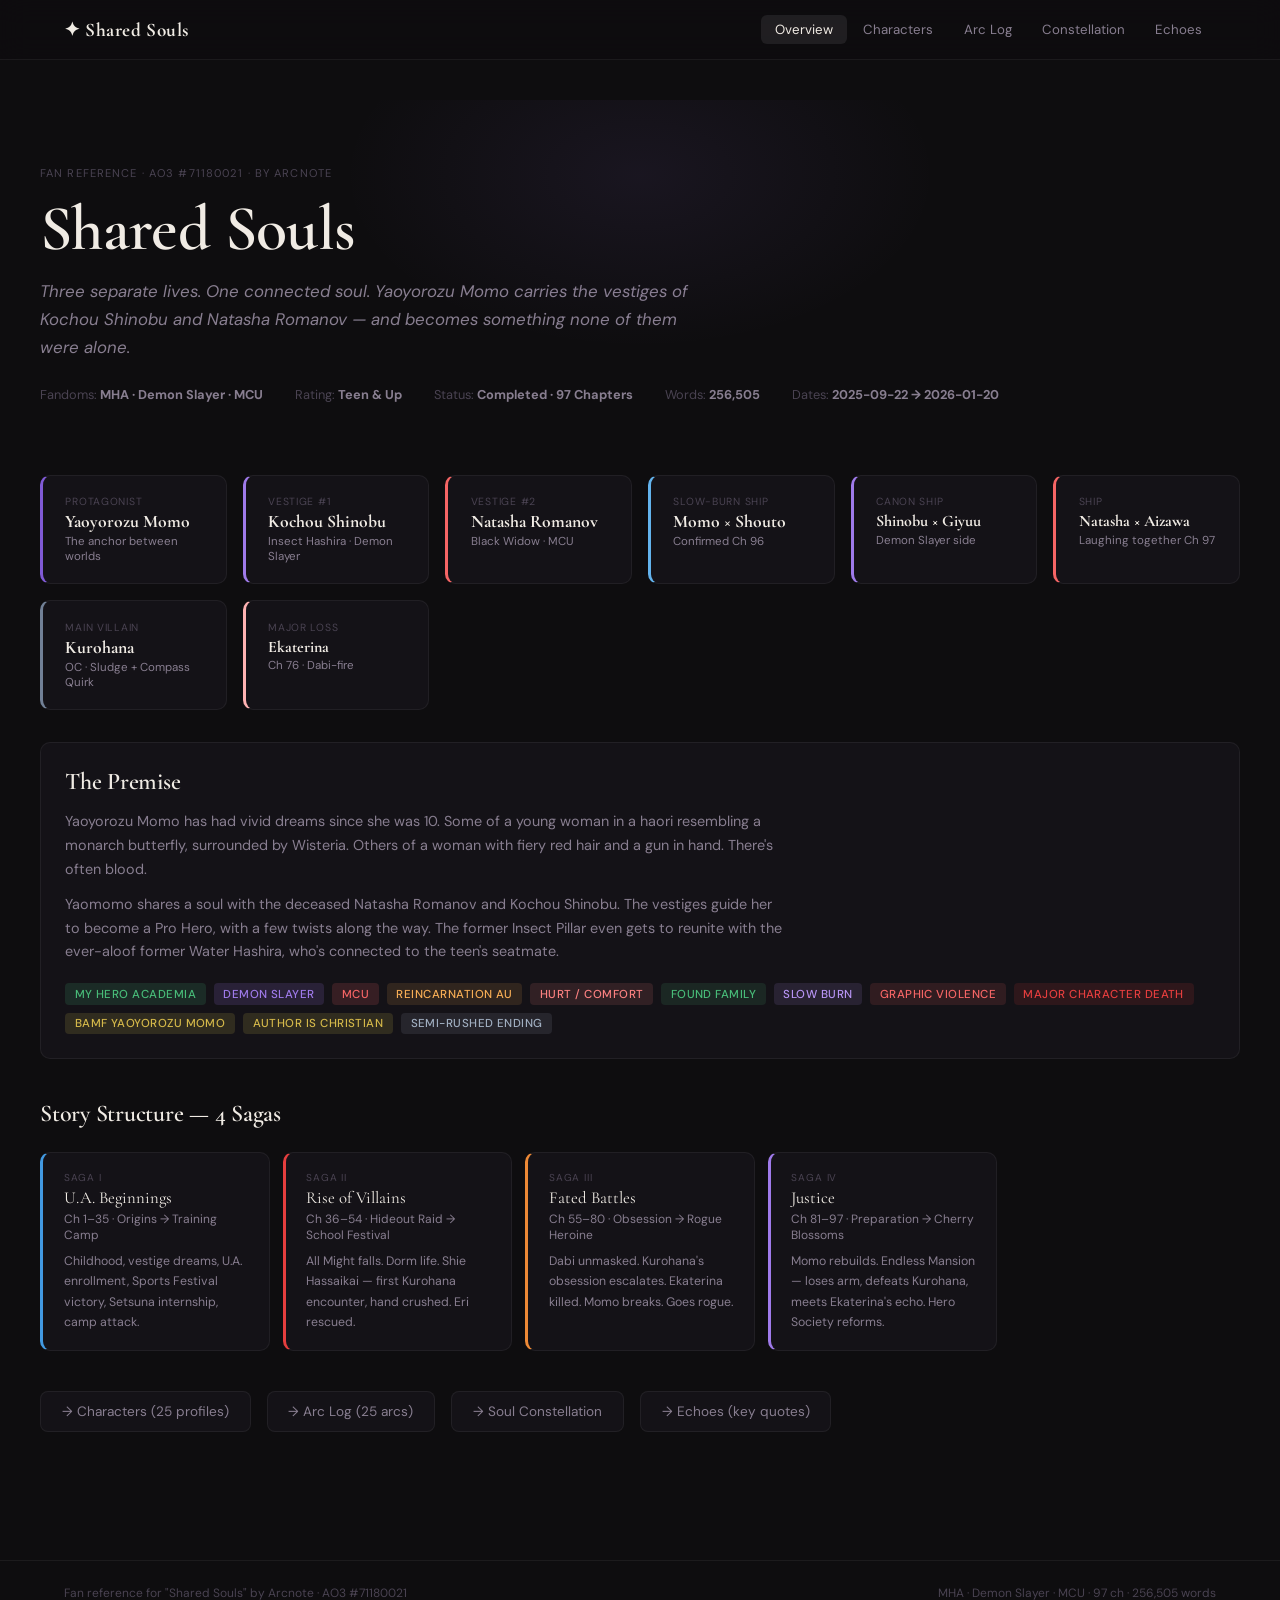
<file: index.html>
<!DOCTYPE html>
<html lang="en">
<head>
  <meta charset="UTF-8">
  <meta name="viewport" content="width=device-width, initial-scale=1.0">
  <title>Shared Souls — Overview</title>
  <link rel="stylesheet" href="css/style.css">
</head>
<body data-page="overview">

<header id="site-header">
  <div class="container inner">
    <a href="index.html" class="brand">✦ Shared Souls</a>
    <nav>
      <a href="index.html" class="active">Overview</a>
      <a href="pages/characters.html">Characters</a>
      <a href="pages/arcs.html">Arc Log</a>
      <a href="pages/constellation.html">Constellation</a>
      <a href="pages/echoes.html">Echoes</a>
    </nav>
  </div>
</header>

<main class="container page-wrap">

  <section style="position:relative;padding:4rem 0 2.5rem;overflow:hidden">
    <div class="hero-glow"></div>
    <p style="font-size:0.7rem;letter-spacing:0.1em;text-transform:uppercase;color:var(--text-faint);margin-bottom:0.8rem">
      Fan Reference · AO3 #71180021 · by Arcnote
    </p>
    <h1 class="hero-title">Shared Souls</h1>
    <p style="font-style:italic;color:var(--text-muted);font-size:1.05rem;margin:1rem 0 0;max-width:55ch">
      Three separate lives. One connected soul. Yaoyorozu Momo carries the vestiges of
      Kochou Shinobu and Natasha Romanov — and becomes something none of them were alone.
    </p>
    <div class="hero-meta">
      <span>Fandoms: <strong>MHA · Demon Slayer · MCU</strong></span>
      <span>Rating: <strong>Teen &amp; Up</strong></span>
      <span>Status: <strong>Completed · 97 Chapters</strong></span>
      <span>Words: <strong>256,505</strong></span>
      <span>Dates: <strong>2025-09-22 → 2026-01-20</strong></span>
    </div>
  </section>

  <!-- Stat pills -->
  <div class="stat-grid">
    <div class="stat-pill" style="border-left-color:#805AD5">
      <div class="label">Protagonist</div>
      <div class="value" style="font-size:1.1rem">Yaoyorozu Momo</div>
      <div class="sub">The anchor between worlds</div>
    </div>
    <div class="stat-pill" style="border-left-color:#9F7AEA">
      <div class="label">Vestige #1</div>
      <div class="value" style="font-size:1.1rem">Kochou Shinobu</div>
      <div class="sub">Insect Hashira · Demon Slayer</div>
    </div>
    <div class="stat-pill" style="border-left-color:#F56565">
      <div class="label">Vestige #2</div>
      <div class="value" style="font-size:1.1rem">Natasha Romanov</div>
      <div class="sub">Black Widow · MCU</div>
    </div>
    <div class="stat-pill" style="border-left-color:#63B3ED">
      <div class="label">Slow-Burn Ship</div>
      <div class="value" style="font-size:1.1rem">Momo × Shouto</div>
      <div class="sub">Confirmed Ch 96</div>
    </div>
    <div class="stat-pill" style="border-left-color:#9F7AEA">
      <div class="label">Canon Ship</div>
      <div class="value" style="font-size:1rem">Shinobu × Giyuu</div>
      <div class="sub">Demon Slayer side</div>
    </div>
    <div class="stat-pill" style="border-left-color:#F56565">
      <div class="label">Ship</div>
      <div class="value" style="font-size:1rem">Natasha × Aizawa</div>
      <div class="sub">Laughing together Ch 97</div>
    </div>
    <div class="stat-pill" style="border-left-color:#718096">
      <div class="label">Main Villain</div>
      <div class="value" style="font-size:1.1rem">Kurohana</div>
      <div class="sub">OC · Sludge + Compass Quirk</div>
    </div>
    <div class="stat-pill" style="border-left-color:#FEB2B2">
      <div class="label">Major Loss</div>
      <div class="value" style="font-size:1rem">Ekaterina</div>
      <div class="sub">Ch 76 · Dabi-fire</div>
    </div>
  </div>

  <!-- Summary -->
  <div class="card fade-up" style="margin-top:0.5rem">
    <h3 style="margin-bottom:0.9rem">The Premise</h3>
    <p style="max-width:72ch;font-size:0.9rem">
      Yaoyorozu Momo has had vivid dreams since she was 10. Some of a young woman in a haori
      resembling a monarch butterfly, surrounded by Wisteria. Others of a woman with fiery red
      hair and a gun in hand. There's often blood.
    </p>
    <p style="max-width:72ch;font-size:0.9rem;margin-top:0.7rem">
      Yaomomo shares a soul with the deceased Natasha Romanov and Kochou Shinobu. The vestiges
      guide her to become a Pro Hero, with a few twists along the way. The former Insect Pillar
      even gets to reunite with the ever-aloof former Water Hashira, who's connected to the teen's seatmate.
    </p>
    <div style="display:flex;gap:0.5rem;flex-wrap:wrap;margin-top:1.2rem">
      <span class="tag tag-mha">My Hero Academia</span>
      <span class="tag tag-ds">Demon Slayer</span>
      <span class="tag tag-mcu">MCU</span>
      <span class="tag" style="background:rgba(246,173,85,0.12);color:#F6AD55">Reincarnation AU</span>
      <span class="tag" style="background:rgba(252,129,129,0.12);color:#FC8181">Hurt / Comfort</span>
      <span class="tag" style="background:rgba(72,187,120,0.12);color:#48BB78">Found Family</span>
      <span class="tag" style="background:rgba(183,148,244,0.12);color:#B794F4">Slow Burn</span>
      <span class="tag" style="background:rgba(245,101,101,0.12);color:#F56565">Graphic Violence</span>
      <span class="tag" style="background:rgba(229,62,62,0.12);color:#E53E3E">Major Character Death</span>
      <span class="tag" style="background:rgba(246,224,94,0.12);color:#D4B84A">BAMF Yaoyorozu Momo</span>
      <span class="tag" style="background:rgba(246,224,94,0.12);color:#D4B84A">Author is Christian</span>
      <span class="tag" style="background:rgba(160,174,192,0.12);color:#A0AEC0">Semi-rushed ending</span>
    </div>
  </div>

  <!-- Saga cards -->
  <div style="margin-top:2.5rem">
    <h3 style="margin-bottom:1rem">Story Structure — 4 Sagas</h3>
    <div class="saga-grid">
      <div class="saga-card" style="border-left-color:#4299E1">
        <div class="saga-num">Saga I</div>
        <div class="saga-name">U.A. Beginnings</div>
        <div class="saga-range">Ch 1–35 · Origins → Training Camp</div>
        <p style="font-size:0.77rem;margin-top:0.5rem">Childhood, vestige dreams, U.A. enrollment, Sports Festival victory, Setsuna internship, camp attack.</p>
      </div>
      <div class="saga-card" style="border-left-color:#E53E3E">
        <div class="saga-num">Saga II</div>
        <div class="saga-name">Rise of Villains</div>
        <div class="saga-range">Ch 36–54 · Hideout Raid → School Festival</div>
        <p style="font-size:0.77rem;margin-top:0.5rem">All Might falls. Dorm life. Shie Hassaikai — first Kurohana encounter, hand crushed. Eri rescued.</p>
      </div>
      <div class="saga-card" style="border-left-color:#ED8936">
        <div class="saga-num">Saga III</div>
        <div class="saga-name">Fated Battles</div>
        <div class="saga-range">Ch 55–80 · Obsession → Rogue Heroine</div>
        <p style="font-size:0.77rem;margin-top:0.5rem">Dabi unmasked. Kurohana's obsession escalates. Ekaterina killed. Momo breaks. Goes rogue.</p>
      </div>
      <div class="saga-card" style="border-left-color:#9F7AEA">
        <div class="saga-num">Saga IV</div>
        <div class="saga-name">Justice</div>
        <div class="saga-range">Ch 81–97 · Preparation → Cherry Blossoms</div>
        <p style="font-size:0.77rem;margin-top:0.5rem">Momo rebuilds. Endless Mansion — loses arm, defeats Kurohana, meets Ekaterina's echo. Hero Society reforms.</p>
      </div>
    </div>
  </div>

  <!-- Quick links -->
  <div style="display:flex;gap:1rem;flex-wrap:wrap;margin-top:2.5rem">
    <a href="pages/characters.html" class="quick-link">→ Characters (25 profiles)</a>
    <a href="pages/arcs.html"       class="quick-link">→ Arc Log (25 arcs)</a>
    <a href="pages/constellation.html" class="quick-link">→ Soul Constellation</a>
    <a href="pages/echoes.html"     class="quick-link">→ Echoes (key quotes)</a>
  </div>

</main>

<footer>
  <div class="container inner">
    <span>Fan reference for "Shared Souls" by Arcnote · AO3 #71180021</span>
    <span>MHA · Demon Slayer · MCU · 97 ch · 256,505 words</span>
  </div>
</footer>

<style>
.quick-link {
  display:inline-flex;align-items:center;gap:0.5rem;
  padding:0.7rem 1.3rem;
  background:var(--bg-card);border:1px solid var(--border);border-radius:8px;
  font-size:0.85rem;color:var(--text-muted);
  transition:var(--transition);
}
.quick-link:hover { border-color:var(--border-hover); color:var(--text); }
</style>

</body>
</html>
</file>
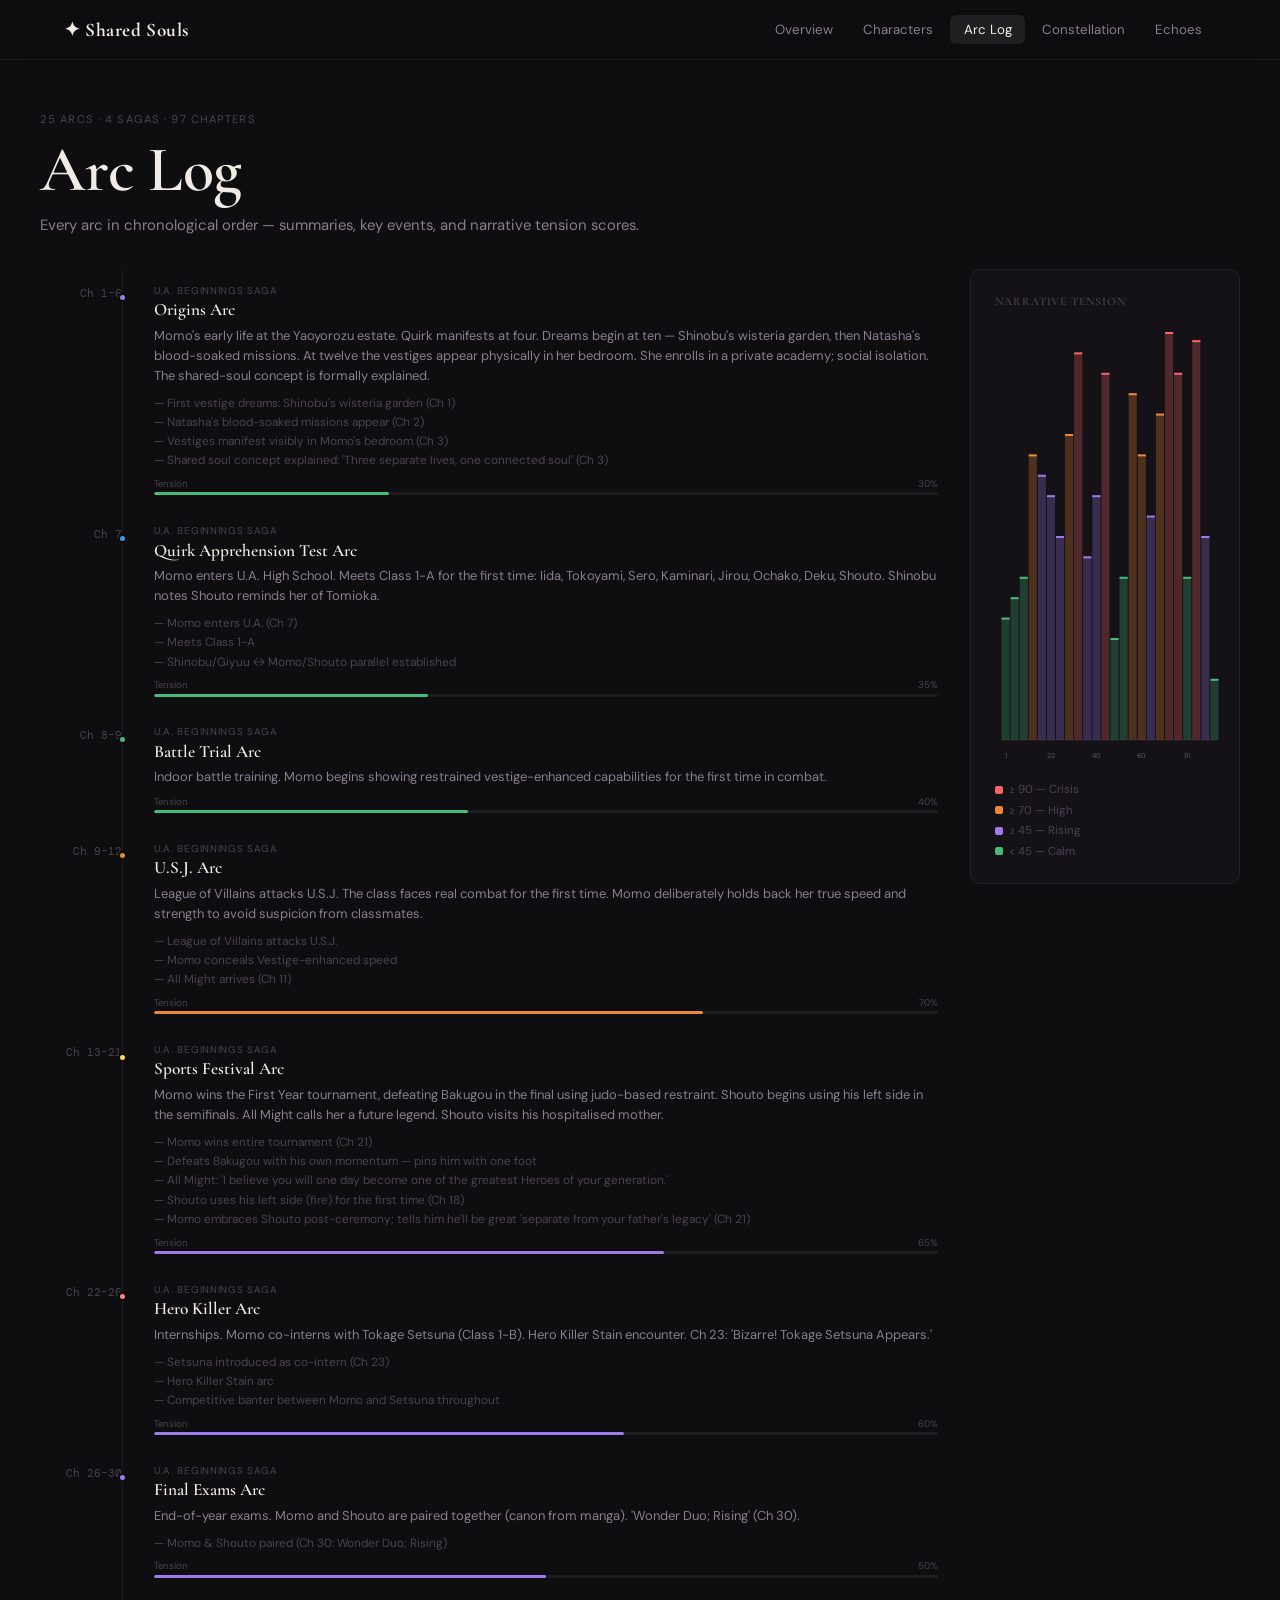
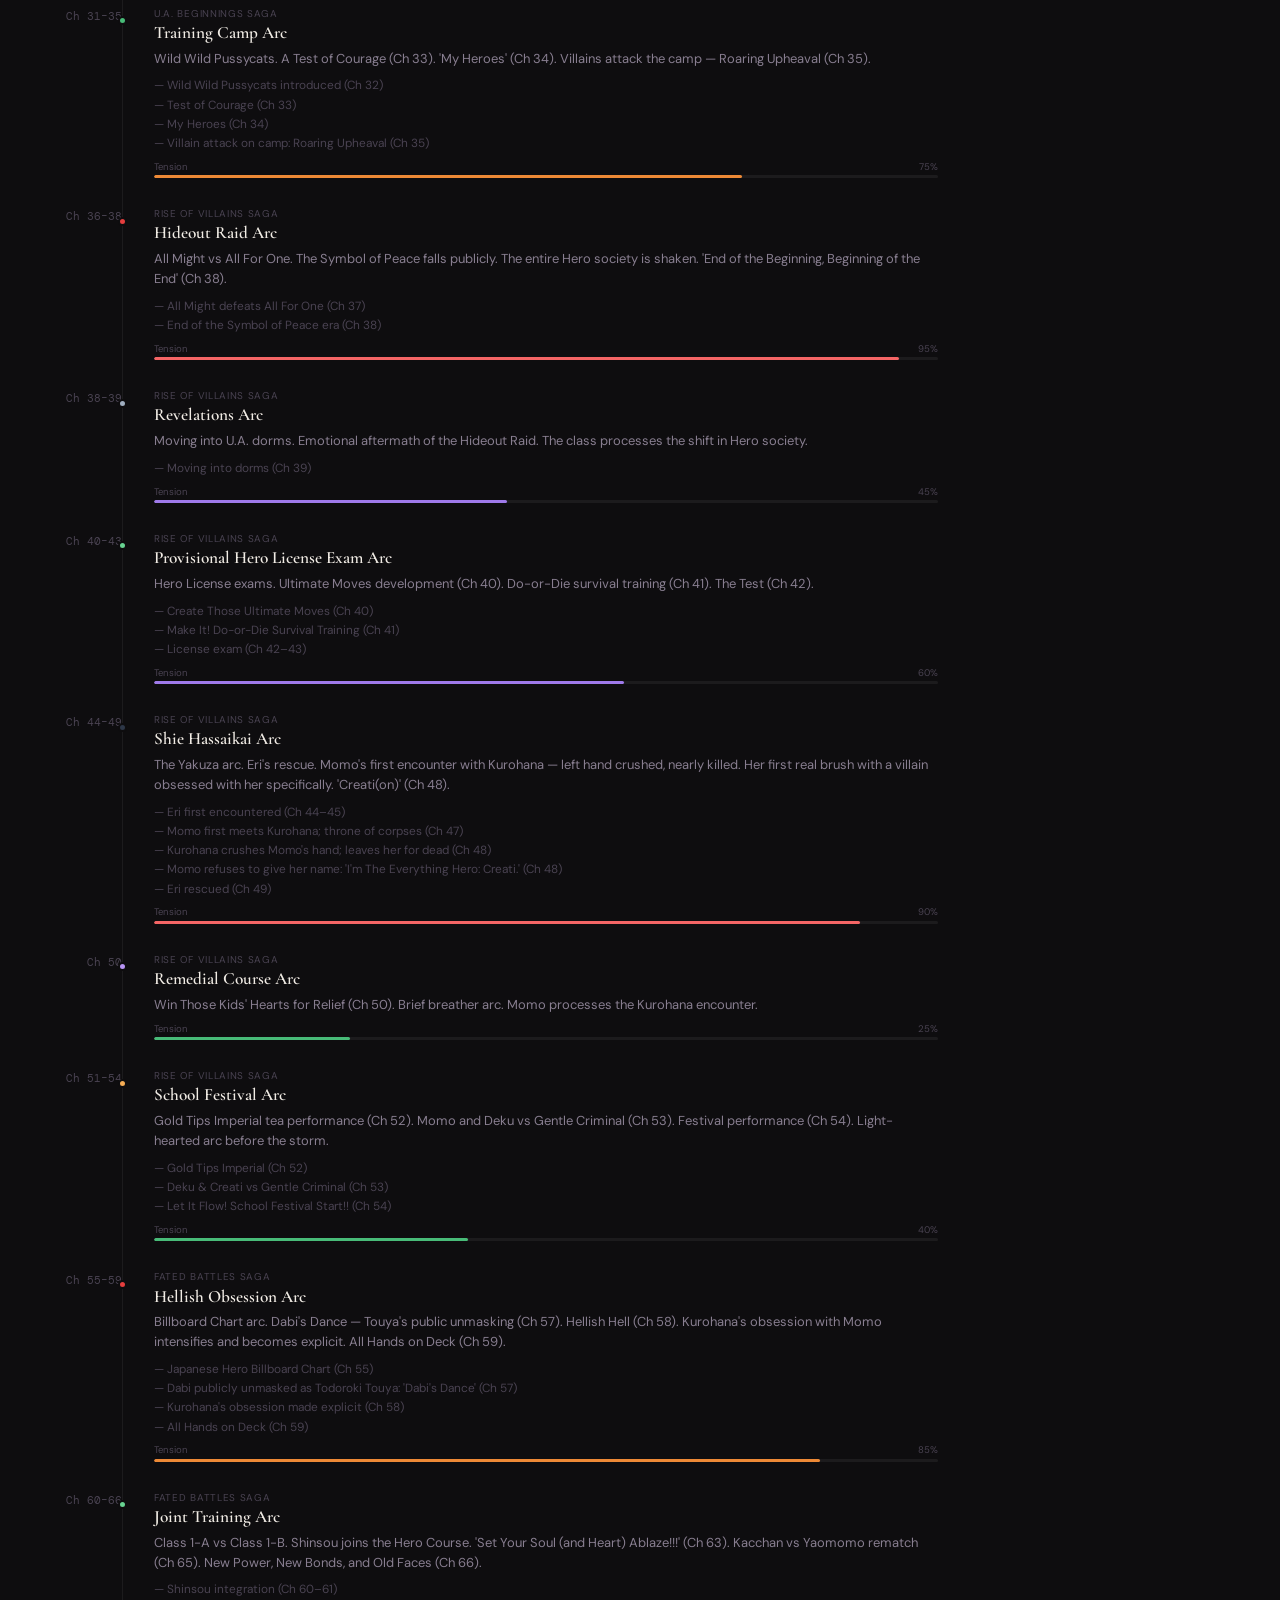
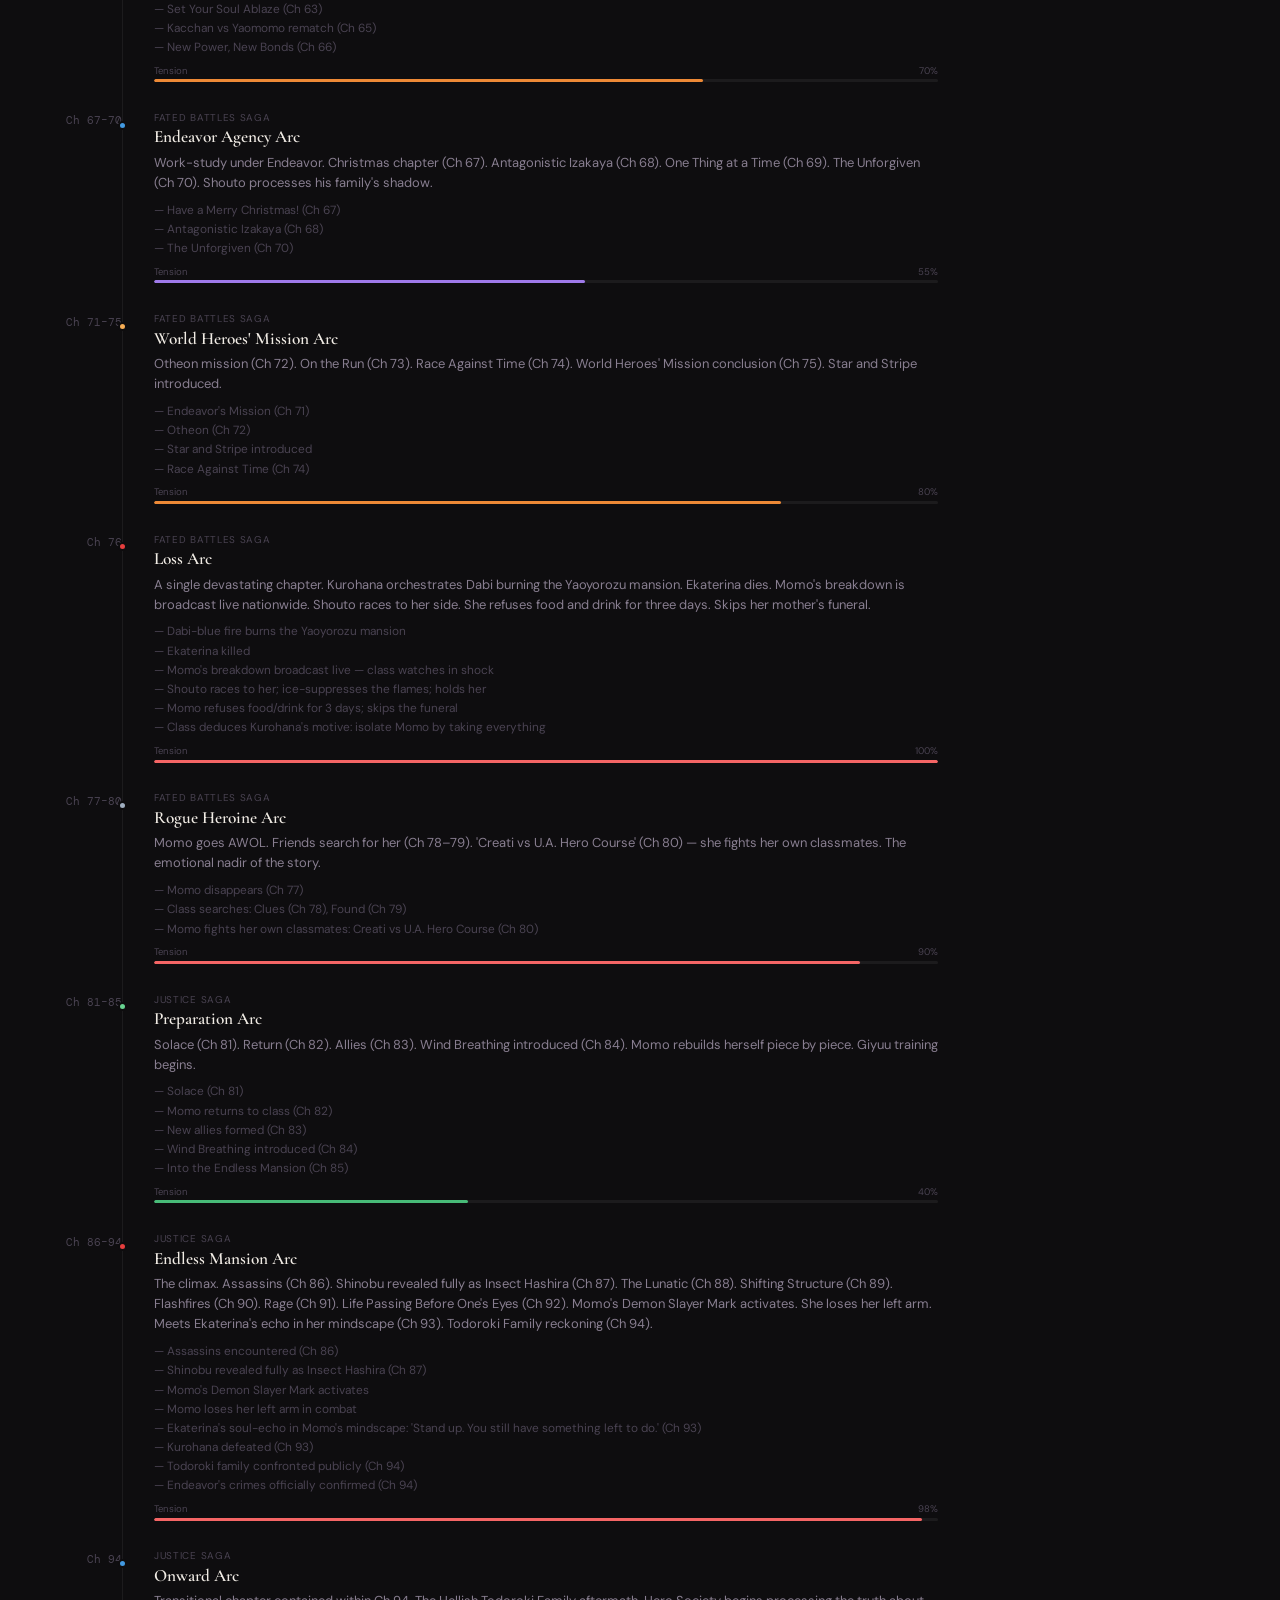
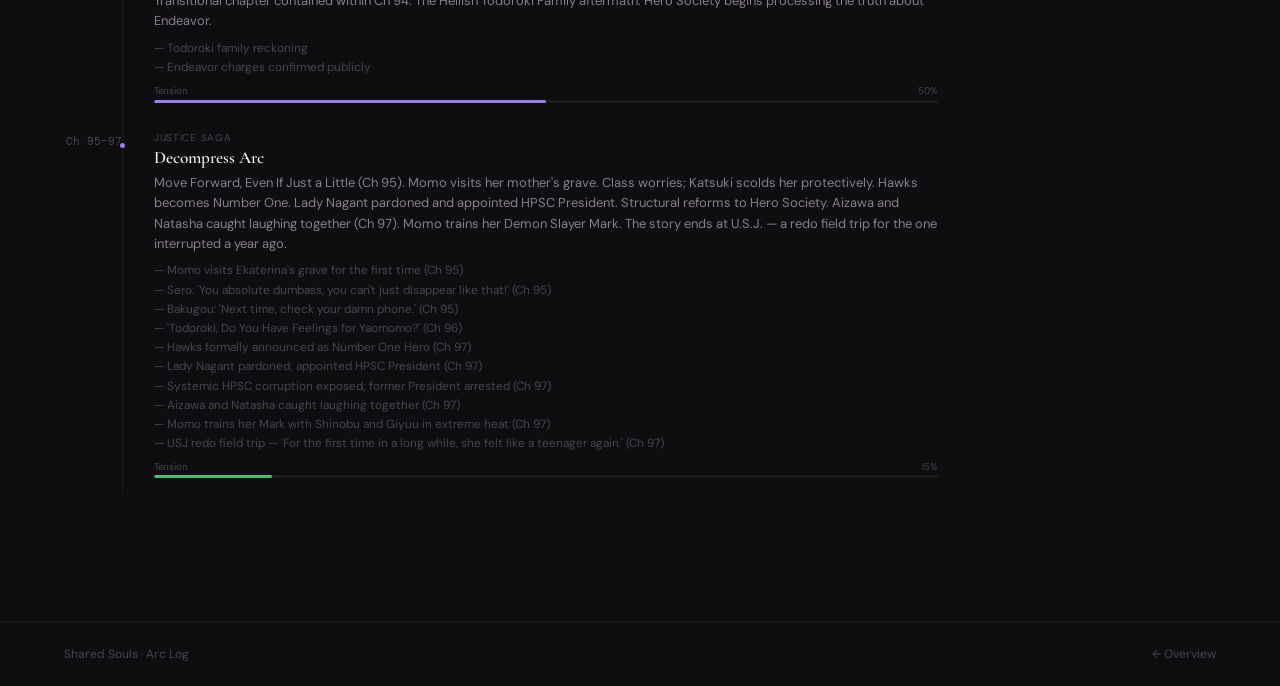
<file: pages/arcs.html>
<!DOCTYPE html>
<html lang="en">
<head>
  <meta charset="UTF-8">
  <meta name="viewport" content="width=device-width, initial-scale=1.0">
  <title>Shared Souls — Arc Log</title>
  <link rel="stylesheet" href="../css/style.css">
</head>
<body data-page="arcs">

<header id="site-header">
  <div class="container inner">
    <a href="../index.html" class="brand">✦ Shared Souls</a>
    <nav>
      <a href="../index.html">Overview</a>
      <a href="characters.html">Characters</a>
      <a href="arcs.html" class="active">Arc Log</a>
      <a href="constellation.html">Constellation</a>
      <a href="echoes.html">Echoes</a>
    </nav>
  </div>
</header>

<main class="container page-wrap">
  <div class="page-header">
    <p class="eyebrow">25 Arcs · 4 Sagas · 97 Chapters</p>
    <h1>Arc Log</h1>
    <p>Every arc in chronological order — summaries, key events, and narrative tension scores.</p>
  </div>

  <div class="arcs-layout">
    <div class="arc-timeline" id="arc-timeline"></div>

    <div class="chart-sidebar">
      <div class="card">
        <h4 style="font-size:0.72rem;text-transform:uppercase;letter-spacing:0.08em;color:var(--text-faint);margin-bottom:1rem">
          Narrative Tension
        </h4>
        <canvas id="tension-chart" width="230" height="440"></canvas>
        <div style="margin-top:0.8rem;display:flex;flex-direction:column;gap:0.35rem;font-size:0.72rem;color:var(--text-faint)">
          <span style="display:flex;align-items:center;gap:0.4rem"><span style="width:8px;height:8px;background:#F56565;border-radius:2px;display:inline-block"></span>≥ 90 — Crisis</span>
          <span style="display:flex;align-items:center;gap:0.4rem"><span style="width:8px;height:8px;background:#ED8936;border-radius:2px;display:inline-block"></span>≥ 70 — High</span>
          <span style="display:flex;align-items:center;gap:0.4rem"><span style="width:8px;height:8px;background:#9F7AEA;border-radius:2px;display:inline-block"></span>≥ 45 — Rising</span>
          <span style="display:flex;align-items:center;gap:0.4rem"><span style="width:8px;height:8px;background:#48BB78;border-radius:2px;display:inline-block"></span>&lt; 45 — Calm</span>
        </div>
      </div>
    </div>
  </div>
</main>

<footer>
  <div class="container inner">
    <span>Shared Souls · Arc Log</span>
    <span><a href="../index.html" style="color:var(--text-faint)">← Overview</a></span>
  </div>
</footer>

<script src="../js/arcs.js"></script>
</body>
</html>
</file>
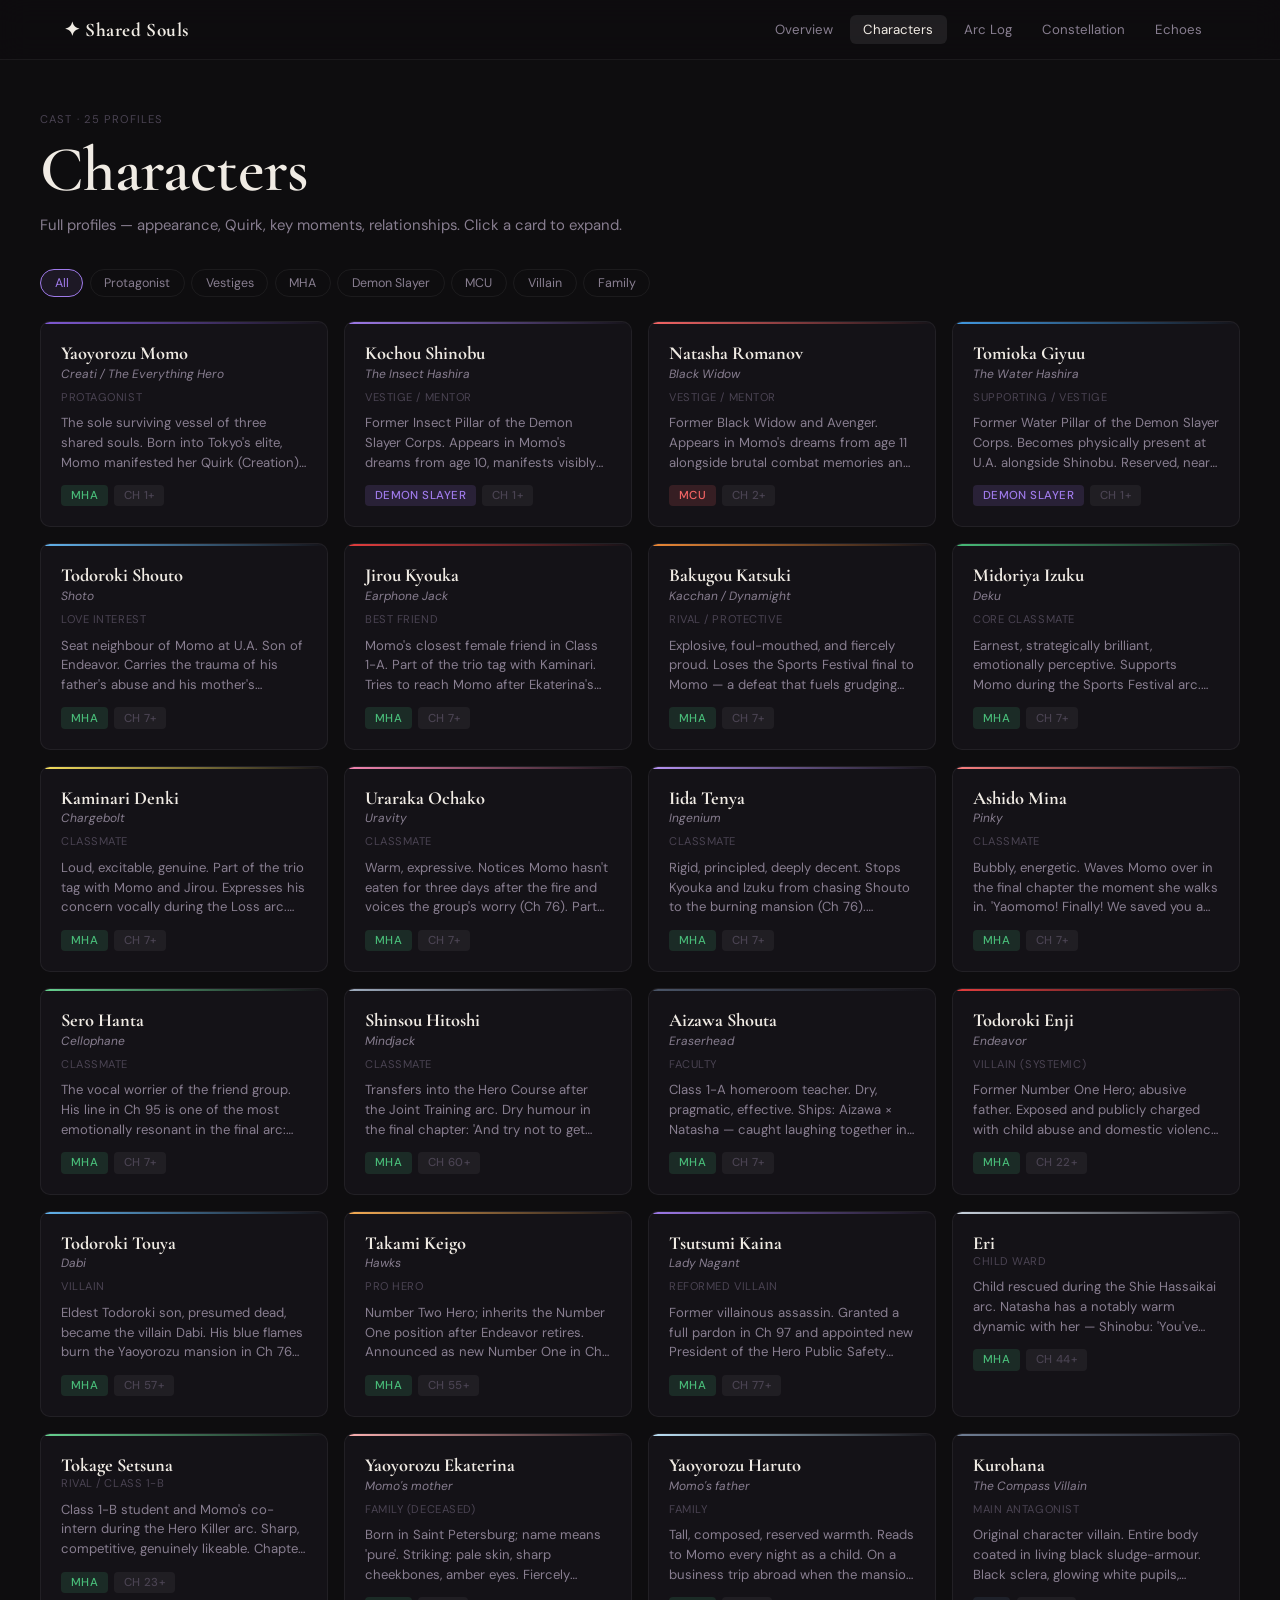
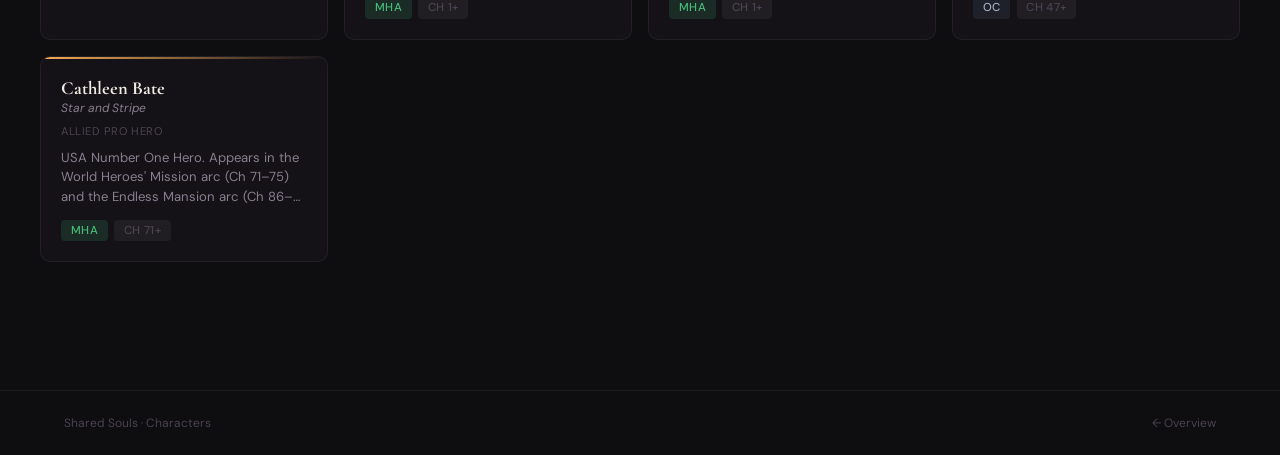
<file: pages/characters.html>
<!DOCTYPE html>
<html lang="en">
<head>
  <meta charset="UTF-8">
  <meta name="viewport" content="width=device-width, initial-scale=1.0">
  <title>Shared Souls — Characters</title>
  <link rel="stylesheet" href="../css/style.css">
</head>
<body data-page="characters">

<header id="site-header">
  <div class="container inner">
    <a href="../index.html" class="brand">✦ Shared Souls</a>
    <nav>
      <a href="../index.html">Overview</a>
      <a href="characters.html" class="active">Characters</a>
      <a href="arcs.html">Arc Log</a>
      <a href="constellation.html">Constellation</a>
      <a href="echoes.html">Echoes</a>
    </nav>
  </div>
</header>

<aside id="char-detail">
  <button class="detail-close" id="detail-close">✕</button>
  <div id="detail-content"></div>
</aside>

<main class="container page-wrap">
  <div class="page-header">
    <p class="eyebrow">Cast · 25 profiles</p>
    <h1>Characters</h1>
    <p>Full profiles — appearance, Quirk, key moments, relationships. Click a card to expand.</p>
  </div>

  <div class="filter-bar" id="char-filters">
    <button class="active" data-filter="all">All</button>
    <button data-filter="protagonist">Protagonist</button>
    <button data-filter="vestige">Vestiges</button>
    <button data-filter="MHA">MHA</button>
    <button data-filter="Demon Slayer">Demon Slayer</button>
    <button data-filter="MCU">MCU</button>
    <button data-filter="villain">Villain</button>
    <button data-filter="family">Family</button>
  </div>

  <div class="char-grid" id="char-grid"></div>
</main>

<footer>
  <div class="container inner">
    <span>Shared Souls · Characters</span>
    <span><a href="../index.html" style="color:var(--text-faint)">← Overview</a></span>
  </div>
</footer>

<script src="../js/characters.js"></script>
</body>
</html>
</file>
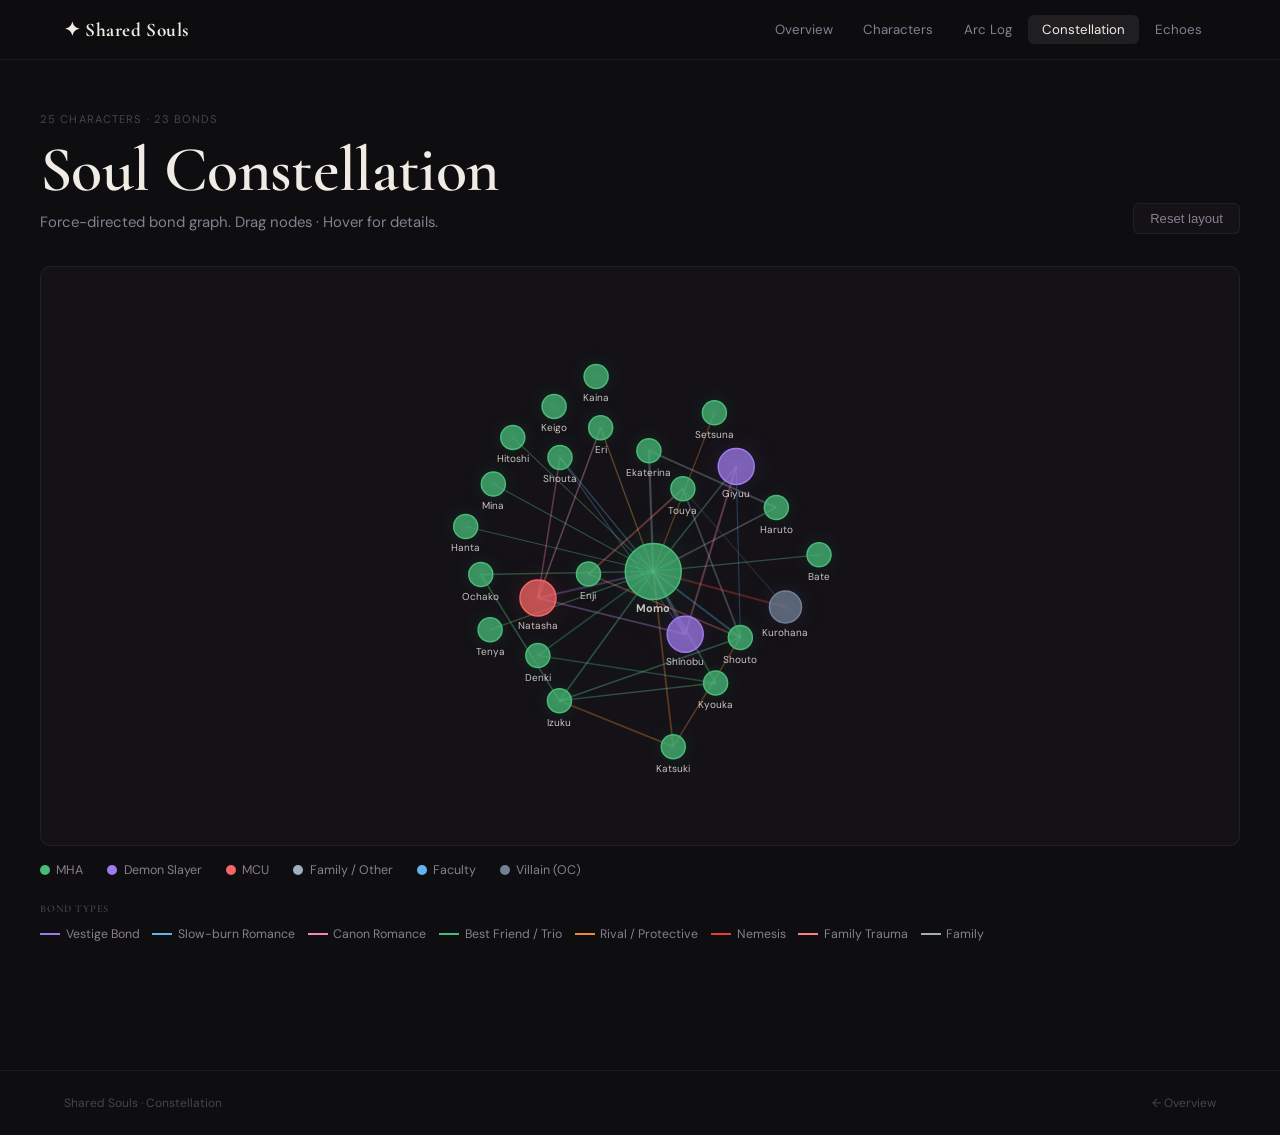
<file: pages/constellation.html>
<!DOCTYPE html>
<html lang="en">
<head>
  <meta charset="UTF-8">
  <meta name="viewport" content="width=device-width, initial-scale=1.0">
  <title>Shared Souls — Constellation</title>
  <link rel="stylesheet" href="../css/style.css">
</head>
<body data-page="constellation">

<header id="site-header">
  <div class="container inner">
    <a href="../index.html" class="brand">✦ Shared Souls</a>
    <nav>
      <a href="../index.html">Overview</a>
      <a href="characters.html">Characters</a>
      <a href="arcs.html">Arc Log</a>
      <a href="constellation.html" class="active">Constellation</a>
      <a href="echoes.html">Echoes</a>
    </nav>
  </div>
</header>

<main class="container page-wrap">
  <div class="page-header"
       style="display:flex;justify-content:space-between;align-items:flex-end;flex-wrap:wrap;gap:1rem">
    <div>
      <p class="eyebrow">25 Characters · 23 Bonds</p>
      <h1>Soul Constellation</h1>
      <p style="margin-top:0.4rem">Force-directed bond graph. Drag nodes · Hover for details.</p>
    </div>
    <button id="reset-btn"
            style="padding:0.45rem 1rem;background:var(--bg-card);border:1px solid var(--border);
                   color:var(--text-muted);border-radius:6px;cursor:pointer;font-size:0.82rem;
                   transition:var(--transition)"
            onmouseover="this.style.borderColor='var(--border-hover)';this.style.color='var(--text)'"
            onmouseout="this.style.borderColor='var(--border)';this.style.color='var(--text-muted)'">
      Reset layout
    </button>
  </div>

  <div id="constellation-wrap">
    <canvas id="constellation-canvas"></canvas>
    <div id="node-tooltip">
      <div class="tt-name" id="tt-name"></div>
      <div class="tt-role" id="tt-role"></div>
      <div class="tt-desc" id="tt-desc"></div>
    </div>
  </div>

  <!-- Node colour legend -->
  <div class="legend">
    <span><span class="legend-dot" style="background:#48BB78"></span>MHA</span>
    <span><span class="legend-dot" style="background:#9F7AEA"></span>Demon Slayer</span>
    <span><span class="legend-dot" style="background:#F56565"></span>MCU</span>
    <span><span class="legend-dot" style="background:#A0AEC0"></span>Family / Other</span>
    <span><span class="legend-dot" style="background:#63B3ED"></span>Faculty</span>
    <span><span class="legend-dot" style="background:#718096"></span>Villain (OC)</span>
  </div>

  <!-- Bond type legend -->
  <div style="margin-top:1.5rem">
    <h4 style="font-size:0.65rem;text-transform:uppercase;letter-spacing:0.08em;color:var(--text-faint);margin-bottom:0.7rem">
      Bond Types
    </h4>
    <div style="display:flex;gap:0.8rem;flex-wrap:wrap;font-size:0.77rem;color:var(--text-muted)">
      <span style="display:flex;align-items:center;gap:0.35rem"><span style="width:20px;height:2px;background:#9F7AEA;display:inline-block"></span>Vestige Bond</span>
      <span style="display:flex;align-items:center;gap:0.35rem"><span style="width:20px;height:2px;background:#63B3ED;display:inline-block"></span>Slow-burn Romance</span>
      <span style="display:flex;align-items:center;gap:0.35rem"><span style="width:20px;height:2px;background:#F687B3;display:inline-block"></span>Canon Romance</span>
      <span style="display:flex;align-items:center;gap:0.35rem"><span style="width:20px;height:2px;background:#48BB78;display:inline-block"></span>Best Friend / Trio</span>
      <span style="display:flex;align-items:center;gap:0.35rem"><span style="width:20px;height:2px;background:#ED8936;display:inline-block"></span>Rival / Protective</span>
      <span style="display:flex;align-items:center;gap:0.35rem"><span style="width:20px;height:2px;background:#E53E3E;display:inline-block"></span>Nemesis</span>
      <span style="display:flex;align-items:center;gap:0.35rem"><span style="width:20px;height:2px;background:#FC8181;display:inline-block"></span>Family Trauma</span>
      <span style="display:flex;align-items:center;gap:0.35rem"><span style="width:20px;height:2px;background:#A0AEC0;display:inline-block"></span>Family</span>
    </div>
  </div>
</main>

<footer>
  <div class="container inner">
    <span>Shared Souls · Constellation</span>
    <span><a href="../index.html" style="color:var(--text-faint)">← Overview</a></span>
  </div>
</footer>

<script src="../js/constellation.js"></script>
</body>
</html>
</file>
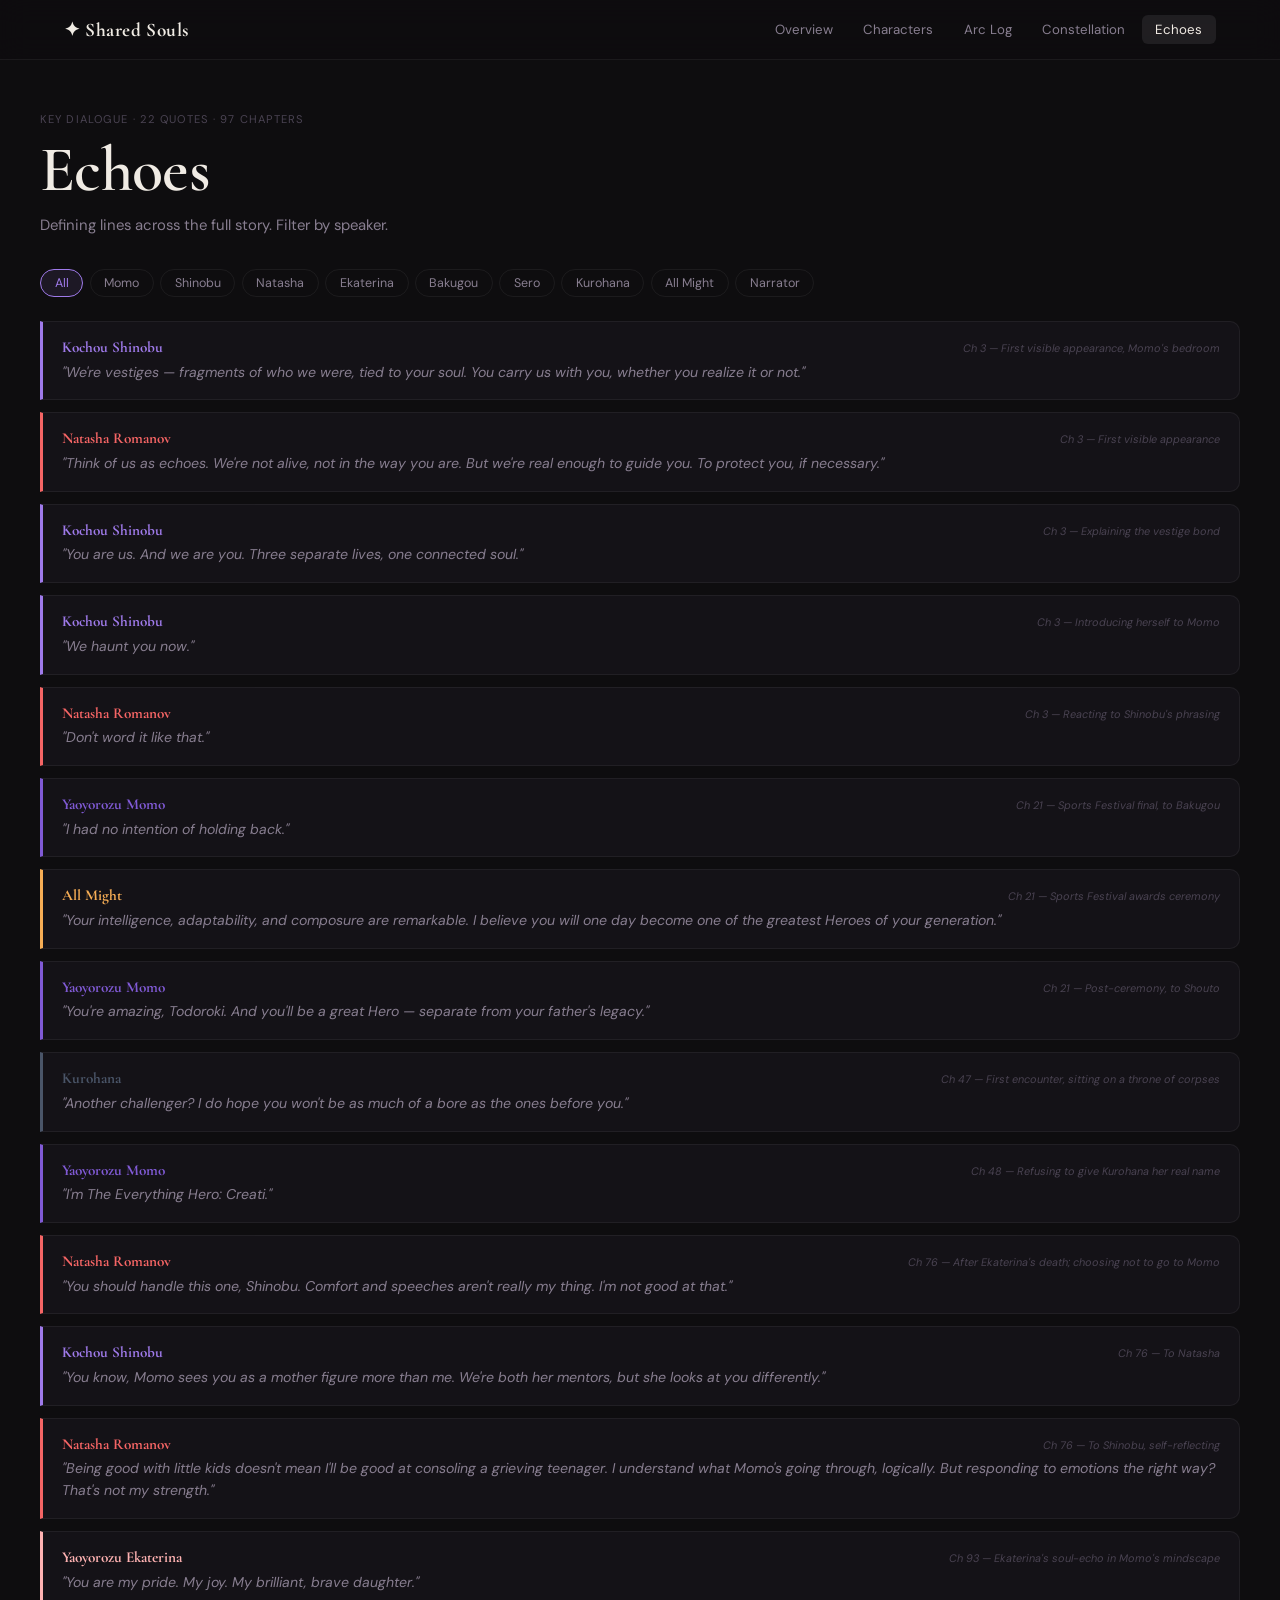
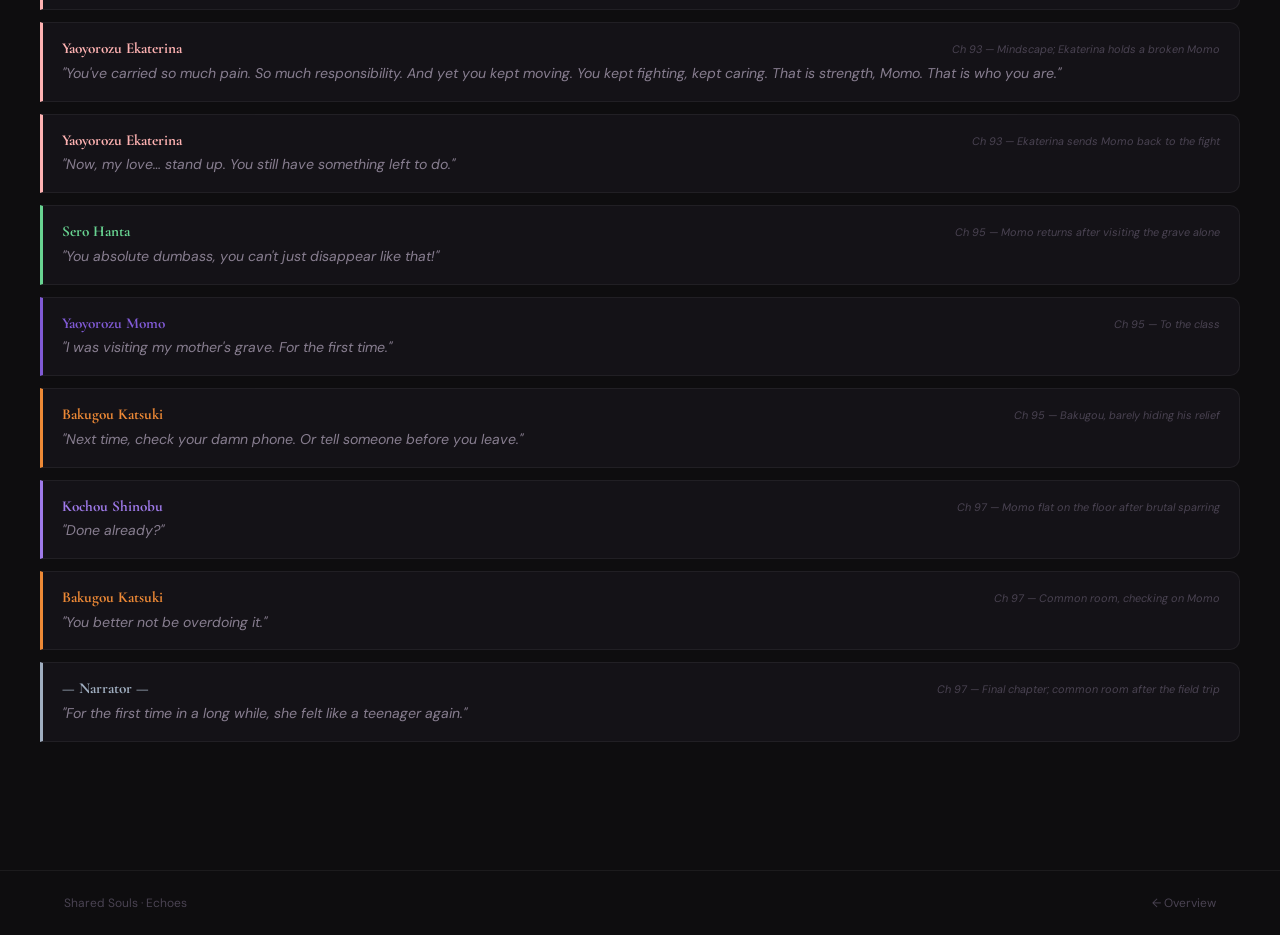
<file: pages/echoes.html>
<!DOCTYPE html>
<html lang="en">
<head>
  <meta charset="UTF-8">
  <meta name="viewport" content="width=device-width, initial-scale=1.0">
  <title>Shared Souls — Echoes</title>
  <link rel="stylesheet" href="../css/style.css">
</head>
<body data-page="echoes">

<header id="site-header">
  <div class="container inner">
    <a href="../index.html" class="brand">✦ Shared Souls</a>
    <nav>
      <a href="../index.html">Overview</a>
      <a href="characters.html">Characters</a>
      <a href="arcs.html">Arc Log</a>
      <a href="constellation.html">Constellation</a>
      <a href="echoes.html" class="active">Echoes</a>
    </nav>
  </div>
</header>

<main class="container page-wrap">
  <div class="page-header">
    <p class="eyebrow">Key Dialogue · 22 Quotes · 97 Chapters</p>
    <h1>Echoes</h1>
    <p>Defining lines across the full story. Filter by speaker.</p>
  </div>

  <div class="filter-bar" id="echo-filters">
    <button class="active" data-filter="all">All</button>
    <button data-filter="momo">Momo</button>
    <button data-filter="shinobu">Shinobu</button>
    <button data-filter="natasha">Natasha</button>
    <button data-filter="ekaterina">Ekaterina</button>
    <button data-filter="katsuki">Bakugou</button>
    <button data-filter="hanta">Sero</button>
    <button data-filter="kurohana">Kurohana</button>
    <button data-filter="allMight">All Might</button>
    <button data-filter="narrator">Narrator</button>
  </div>

  <div class="dialogue-list" id="dialogue-list"></div>
</main>

<footer>
  <div class="container inner">
    <span>Shared Souls · Echoes</span>
    <span><a href="../index.html" style="color:var(--text-faint)">← Overview</a></span>
  </div>
</footer>

<script src="../js/echoes.js"></script>
</body>
</html>
</file>
<file: css/style.css>
/* ============================================================
   SHARED SOULS — Main Stylesheet
   Aesthetic: Dark editorial / manga panel energy
   Fonts: Cormorant Garamond (display) + DM Sans (body) + DM Mono
   ============================================================ */

@import url('https://fonts.googleapis.com/css2?family=Cormorant+Garamond:ital,wght@0,400;0,600;0,700;1,400;1,600&family=DM+Sans:wght@300;400;500;600&family=DM+Mono:wght@400;500&display=swap');

/* ── Design tokens ─────────────────────────────────────────── */
:root {
  --bg:           #0e0d0f;
  --bg-card:      #141217;
  --bg-hover:     #1c1a21;
  --border:       rgba(255,255,255,0.06);
  --border-hover: rgba(255,255,255,0.14);

  --text:         #f0ebe4;
  --text-muted:   #887e90;
  --text-faint:   #4a4352;

  --shinobu:  #9F7AEA;
  --natasha:  #F56565;
  --mha:      #48BB78;
  --mcu:      #E53E3E;
  --ds:       #9F7AEA;

  --radius: 10px;
  --transition: 0.22s cubic-bezier(0.4,0,0.2,1);
}

/* ── Reset ──────────────────────────────────────────────────── */
*, *::before, *::after { box-sizing: border-box; margin: 0; padding: 0; }
html { scroll-behavior: smooth; }
body {
  font-family: 'DM Sans', sans-serif;
  background: var(--bg);
  color: var(--text);
  min-height: 100vh;
  -webkit-font-smoothing: antialiased;
}

/* ── Typography ─────────────────────────────────────────────── */
h1, h2, h3, h4 { font-family: 'Cormorant Garamond', serif; font-weight: 600; letter-spacing: -0.01em; }
h1 { font-size: clamp(2.2rem, 5vw, 4rem); line-height: 1.05; }
h2 { font-size: clamp(1.5rem, 3vw, 2.2rem); line-height: 1.1; }
h3 { font-size: clamp(1.1rem, 2vw, 1.5rem); }
h4 { font-size: 1rem; }
p  { line-height: 1.65; font-size: 0.93rem; color: var(--text-muted); }
code { font-family: 'DM Mono', monospace; font-size: 0.82rem; }
a { color: inherit; text-decoration: none; }

/* ── Layout ──────────────────────────────────────────────────── */
.container { max-width: 1200px; margin: 0 auto; padding: 0 1.5rem; }

/* ── Card ───────────────────────────────────────────────────── */
.card {
  background: var(--bg-card);
  border: 1px solid var(--border);
  border-radius: var(--radius);
  padding: 1.5rem;
  transition: var(--transition);
}
.card:hover { border-color: var(--border-hover); background: var(--bg-hover); }

/* ── Tags ───────────────────────────────────────────────────── */
.tag {
  display: inline-block;
  padding: 0.2rem 0.6rem;
  border-radius: 4px;
  font-size: 0.72rem;
  font-weight: 500;
  letter-spacing: 0.04em;
  text-transform: uppercase;
}
.tag-mha  { background: rgba(72,187,120,0.15);  color: #48BB78; }
.tag-ds   { background: rgba(159,122,234,0.15); color: #9F7AEA; }
.tag-mcu  { background: rgba(245,101,101,0.15); color: #F56565; }
.tag-oc   { background: rgba(45,55,72,0.4);     color: #A0AEC0; }

/* ── Scrollbar ──────────────────────────────────────────────── */
::-webkit-scrollbar { width: 5px; height: 5px; }
::-webkit-scrollbar-track { background: transparent; }
::-webkit-scrollbar-thumb { background: var(--text-faint); border-radius: 3px; }

/* ══════════════════════════════════════════════════════════════
   HEADER / NAV
   ══════════════════════════════════════════════════════════════ */
#site-header {
  position: sticky; top: 0; z-index: 100;
  background: rgba(14,13,15,0.92);
  backdrop-filter: blur(14px);
  border-bottom: 1px solid var(--border);
  height: 60px;
  display: flex; align-items: center;
}
#site-header .inner {
  display: flex; align-items: center; justify-content: space-between; width: 100%;
}
.brand {
  font-family: 'Cormorant Garamond', serif;
  font-size: 1.2rem; font-weight: 700; letter-spacing: 0.03em;
  color: var(--text); white-space: nowrap;
}
#site-header nav { display: flex; gap: 0.2rem; }
#site-header nav a {
  padding: 0.4rem 0.85rem;
  border-radius: 6px;
  color: var(--text-muted);
  font-size: 0.83rem;
  transition: var(--transition);
}
#site-header nav a:hover { color: var(--text); background: rgba(255,255,255,0.05); }
#site-header nav a.active { color: var(--text); background: rgba(255,255,255,0.08); }

/* ══════════════════════════════════════════════════════════════
   PAGE WRAPPER
   ══════════════════════════════════════════════════════════════ */
.page-wrap { padding: 2.5rem 0 5rem; }

/* ── Page header ────────────────────────────────────────────── */
.page-header { margin-bottom: 2rem; }
.page-header .eyebrow {
  font-size: 0.7rem; letter-spacing: 0.1em; text-transform: uppercase;
  color: var(--text-faint); margin-bottom: 0.5rem;
}
.page-header h1 { line-height: 1.05; }
.page-header p  { margin-top: 0.6rem; max-width: 60ch; }

/* ══════════════════════════════════════════════════════════════
   OVERVIEW (index.html)
   ══════════════════════════════════════════════════════════════ */
.hero-title {
  background: linear-gradient(135deg, #f0ebe4 30%, #9F7AEA 80%, #F56565 100%);
  -webkit-background-clip: text; -webkit-text-fill-color: transparent; background-clip: text;
}
.hero-glow {
  position: absolute; top: -100px; left: 50%; transform: translateX(-50%);
  width: 600px; height: 350px;
  background: radial-gradient(ellipse, rgba(159,122,234,0.08) 0%, transparent 70%);
  pointer-events: none;
}
.hero-meta { display: flex; gap: 2rem; flex-wrap: wrap; font-size: 0.8rem; color: var(--text-faint); margin-top: 1.5rem; }
.hero-meta strong { color: var(--text-muted); }

.stat-grid { display: grid; grid-template-columns: repeat(auto-fill, minmax(180px,1fr)); gap: 1rem; margin: 2rem 0; }
.stat-pill {
  background: var(--bg-card); border: 1px solid var(--border); border-radius: var(--radius);
  padding: 1.2rem 1.4rem; border-left: 3px solid transparent;
}
.stat-pill .label { font-size: 0.65rem; text-transform: uppercase; letter-spacing: 0.07em; color: var(--text-faint); margin-bottom: 0.35rem; }
.stat-pill .value { font-family: 'Cormorant Garamond', serif; font-size: 1.45rem; font-weight: 700; color: var(--text); line-height: 1; }
.stat-pill .sub   { font-size: 0.72rem; color: var(--text-muted); margin-top: 0.2rem; }

.saga-grid { display: grid; grid-template-columns: repeat(auto-fill, minmax(220px,1fr)); gap: 0.8rem; margin-top: 1.5rem; }
.saga-card { background: var(--bg-card); border: 1px solid var(--border); border-radius: var(--radius); padding: 1.1rem 1.3rem; border-left: 3px solid transparent; }
.saga-card .saga-num { font-size: 0.63rem; text-transform: uppercase; letter-spacing: 0.08em; color: var(--text-faint); margin-bottom: 0.2rem; }
.saga-card .saga-name { font-family: 'Cormorant Garamond', serif; font-size: 1.05rem; color: var(--text); }
.saga-card .saga-range { font-size: 0.75rem; color: var(--text-muted); margin-top: 0.2rem; }

/* ══════════════════════════════════════════════════════════════
   CHARACTERS (characters.html)
   ══════════════════════════════════════════════════════════════ */
.filter-bar { display: flex; gap: 0.4rem; flex-wrap: wrap; margin-bottom: 1.5rem; }
.filter-bar button {
  padding: 0.3rem 0.85rem; border-radius: 20px; border: 1px solid var(--border);
  background: transparent; color: var(--text-muted); font-family: 'DM Sans', sans-serif;
  font-size: 0.78rem; cursor: pointer; transition: var(--transition);
}
.filter-bar button:hover { border-color: var(--border-hover); color: var(--text); }
.filter-bar button.active { border-color: var(--shinobu); color: var(--shinobu); background: rgba(159,122,234,0.1); }

.char-grid { display: grid; grid-template-columns: repeat(auto-fill, minmax(270px,1fr)); gap: 1rem; }
.char-card {
  background: var(--bg-card); border: 1px solid var(--border); border-radius: var(--radius);
  padding: 1.25rem; cursor: pointer; transition: var(--transition); position: relative; overflow: hidden;
}
.char-card::before {
  content: ''; position: absolute; top: 0; left: 0; right: 0; height: 2px;
  background: linear-gradient(90deg, var(--char-color, #9F7AEA), transparent);
}
.char-card:hover { border-color: var(--border-hover); transform: translateY(-2px); box-shadow: 0 8px 24px rgba(0,0,0,0.4); }
.char-card .char-name  { font-family: 'Cormorant Garamond', serif; font-size: 1.15rem; font-weight: 700; color: var(--text); }
.char-card .char-alias { font-size: 0.75rem; color: var(--text-muted); font-style: italic; margin: 0.1rem 0 0.5rem; }
.char-card .char-role  { font-size: 0.7rem; color: var(--text-faint); text-transform: uppercase; letter-spacing: 0.05em; margin-bottom: 0.6rem; }
.char-card .char-desc  { font-size: 0.82rem; color: var(--text-muted); line-height: 1.5; display: -webkit-box; -webkit-line-clamp: 3; -webkit-box-orient: vertical; overflow: hidden; }
.char-card .char-tags  { display: flex; gap: 0.4rem; flex-wrap: wrap; margin-top: 0.8rem; }

/* Detail panel */
#char-detail {
  position: fixed; right: 0; top: 60px;
  width: min(430px, 100vw); height: calc(100vh - 60px);
  background: #0b0a0e; border-left: 1px solid var(--border);
  overflow-y: auto; z-index: 90;
  transform: translateX(100%);
  transition: transform 0.3s cubic-bezier(0.4,0,0.2,1);
  padding: 2rem 1.5rem;
}
#char-detail.open { transform: translateX(0); }
.detail-close {
  position: absolute; top: 1rem; right: 1rem;
  background: var(--bg-hover); border: 1px solid var(--border);
  color: var(--text-muted); font-size: 1rem; width: 30px; height: 30px;
  border-radius: 6px; cursor: pointer; display: flex; align-items: center; justify-content: center;
  transition: var(--transition);
}
.detail-close:hover { color: var(--text); }
.detail-section { margin-top: 1.4rem; }
.detail-section h4 { font-size: 0.63rem; text-transform: uppercase; letter-spacing: 0.1em; color: var(--text-faint); margin-bottom: 0.5rem; }
.moment-list { list-style: none; }
.moment-list li { font-size: 0.82rem; color: var(--text-muted); padding: 0.45rem 0; border-bottom: 1px solid var(--border); display: flex; gap: 0.6rem; }
.ch-badge { font-family: 'DM Mono', monospace; font-size: 0.68rem; color: var(--text-faint); white-space: nowrap; }

/* ══════════════════════════════════════════════════════════════
   ARCS (arcs.html)
   ══════════════════════════════════════════════════════════════ */
.arcs-layout { display: grid; grid-template-columns: 1fr 270px; gap: 2rem; align-items: start; }
.arc-timeline { position: relative; }
.arc-timeline::before {
  content: ''; position: absolute; left: 82px; top: 0; bottom: 0;
  width: 1px; background: var(--border);
}
.arc-item { display: grid; grid-template-columns: 82px 1fr; gap: 1.5rem; padding: 0.9rem 0; position: relative; }
.arc-item::before {
  content: ''; position: absolute; left: 78px; top: 1.5rem;
  width: 9px; height: 9px; border-radius: 50%;
  background: var(--arc-color, var(--text-faint)); border: 2px solid var(--bg); z-index: 1;
}
.arc-ch { font-family: 'DM Mono', monospace; font-size: 0.7rem; color: var(--text-faint); text-align: right; padding-top: 0.15rem; }
.arc-body { padding-left: 0.5rem; }
.arc-saga { font-size: 0.62rem; text-transform: uppercase; letter-spacing: 0.07em; color: var(--text-faint); margin-bottom: 0.15rem; }
.arc-name { font-family: 'Cormorant Garamond', serif; font-size: 1.08rem; font-weight: 600; color: var(--text); margin-bottom: 0.35rem; }
.arc-summary { font-size: 0.81rem; color: var(--text-muted); line-height: 1.55; }
.arc-events { margin-top: 0.5rem; }
.arc-event { font-size: 0.74rem; color: var(--text-faint); padding: 0.1rem 0 0.1rem 0.8rem; position: relative; }
.arc-event::before { content: '—'; position: absolute; left: 0; }
.tension-bar-wrap { margin-top: 0.45rem; }
.tension-row { display: flex; justify-content: space-between; font-size: 0.6rem; color: var(--text-faint); margin-bottom: 0.15rem; }
.tension-bar { height: 3px; border-radius: 2px; background: var(--border); overflow: hidden; }
.tension-fill { height: 100%; border-radius: 2px; }

/* sidebar chart */
.chart-sidebar { position: sticky; top: 80px; }

/* ══════════════════════════════════════════════════════════════
   CONSTELLATION (constellation.html)
   ══════════════════════════════════════════════════════════════ */
#constellation-wrap {
  background: var(--bg-card); border: 1px solid var(--border); border-radius: var(--radius);
  position: relative; overflow: hidden; height: 580px;
}
#constellation-canvas { width: 100%; height: 100%; display: block; cursor: grab; }
#constellation-canvas:active { cursor: grabbing; }
#node-tooltip {
  position: absolute; background: #0b0a0e;
  border: 1px solid var(--border-hover); border-radius: 8px;
  padding: 0.8rem 1rem; pointer-events: none; z-index: 10;
  max-width: 200px; display: none;
}
#node-tooltip .tt-name { font-family: 'Cormorant Garamond', serif; font-size: 1rem; font-weight: 700; color: var(--text); }
#node-tooltip .tt-role { font-size: 0.63rem; text-transform: uppercase; letter-spacing: 0.06em; color: var(--text-faint); margin: 0.15rem 0 0.35rem; }
#node-tooltip .tt-desc { font-size: 0.78rem; color: var(--text-muted); line-height: 1.45; }
.legend { display: flex; gap: 1.5rem; flex-wrap: wrap; margin-top: 1rem; font-size: 0.78rem; color: var(--text-muted); }
.legend span { display: flex; align-items: center; gap: 0.4rem; }
.legend-dot { width: 10px; height: 10px; border-radius: 50%; display: inline-block; }

/* ══════════════════════════════════════════════════════════════
   ECHOES (echoes.html)
   ══════════════════════════════════════════════════════════════ */
.dialogue-list { display: flex; flex-direction: column; gap: 0.75rem; }
.dialogue-entry {
  background: var(--bg-card); border: 1px solid var(--border);
  border-left: 3px solid var(--speaker-color, var(--border));
  border-radius: 0 var(--radius) var(--radius) 0;
  padding: 1rem 1.2rem; transition: var(--transition);
}
.dialogue-entry:hover { background: var(--bg-hover); }
.d-header { display: flex; justify-content: space-between; align-items: baseline; margin-bottom: 0.35rem; flex-wrap: wrap; gap: 0.4rem; }
.d-speaker { font-family: 'Cormorant Garamond', serif; font-size: 0.95rem; font-weight: 700; }
.d-context { font-size: 0.68rem; color: var(--text-faint); font-style: italic; }
.d-text    { font-style: italic; color: var(--text-muted); font-size: 0.88rem; line-height: 1.55; }

/* ══════════════════════════════════════════════════════════════
   FOOTER
   ══════════════════════════════════════════════════════════════ */
footer {
  border-top: 1px solid var(--border); padding: 1.5rem 0; margin-top: 3rem;
}
footer .inner { display: flex; justify-content: space-between; align-items: center; flex-wrap: wrap; gap: 0.5rem; }
footer span { font-size: 0.75rem; color: var(--text-faint); }

/* ── Animations ─────────────────────────────────────────────── */
@keyframes fadeUp { from { opacity:0; transform:translateY(10px); } to { opacity:1; transform:translateY(0); } }
.fade-up { animation: fadeUp 0.4s ease forwards; }

/* ── Responsive ─────────────────────────────────────────────── */
@media (max-width: 900px) {
  .arcs-layout { grid-template-columns: 1fr; }
  .chart-sidebar { display: none; }
}
@media (max-width: 640px) {
  .stat-grid { grid-template-columns: 1fr 1fr; }
  .char-grid { grid-template-columns: 1fr; }
  .arc-timeline::before { left: 50px; }
  .arc-item { grid-template-columns: 50px 1fr; }
  .arc-item::before { left: 46px; }
  #char-detail { width: 100vw; }
}
</file>
